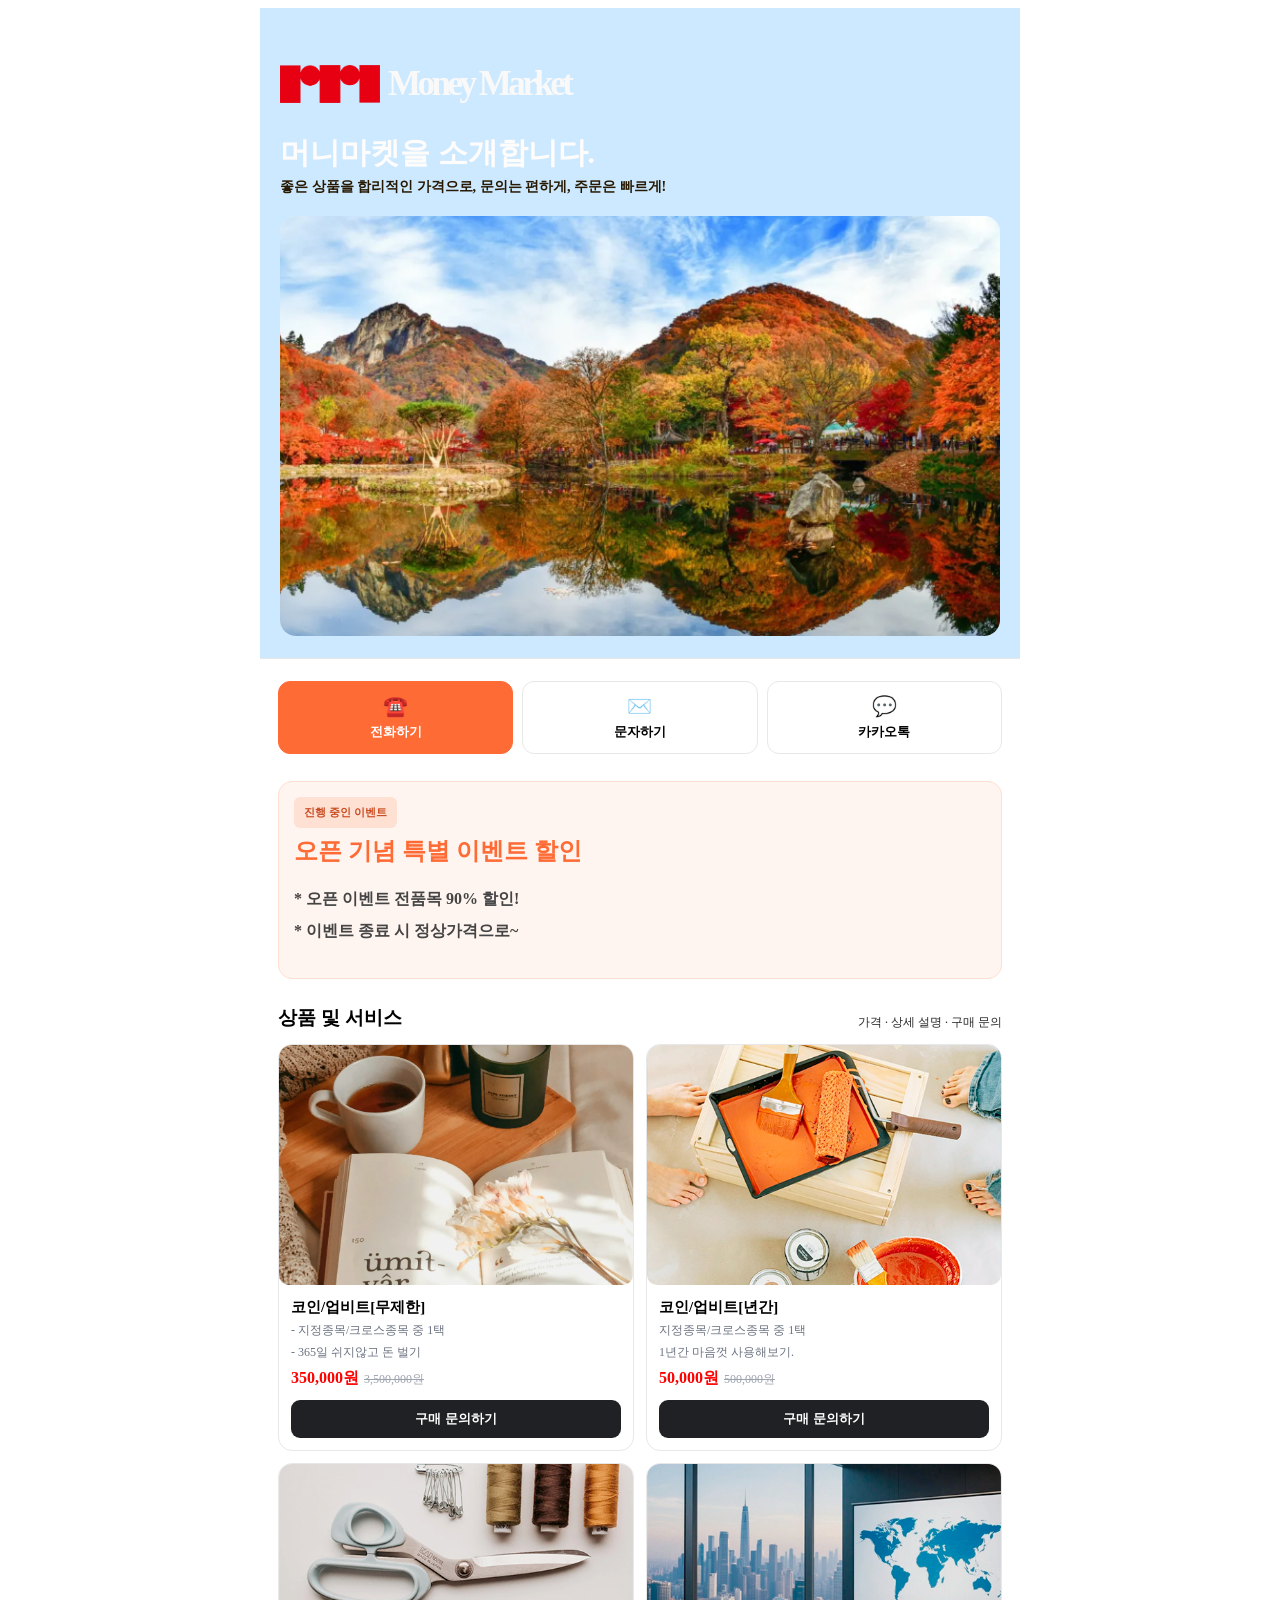
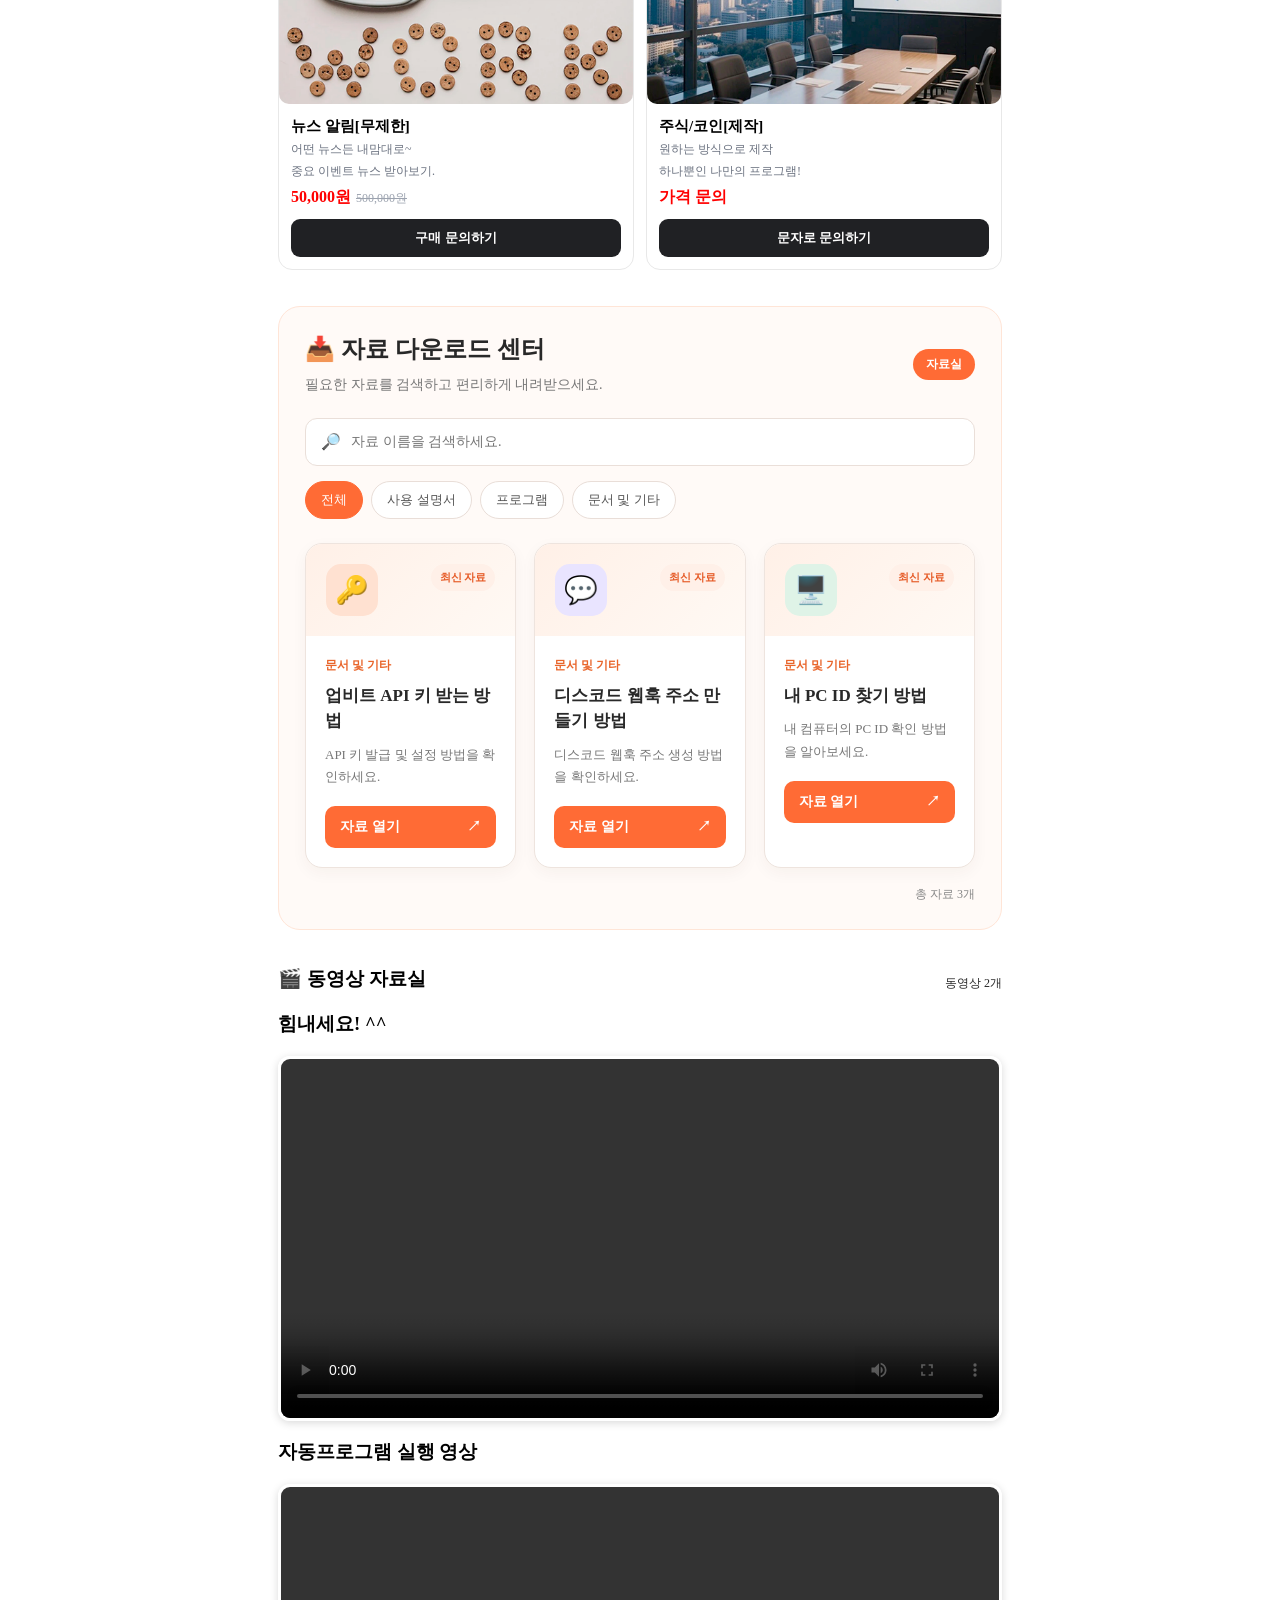
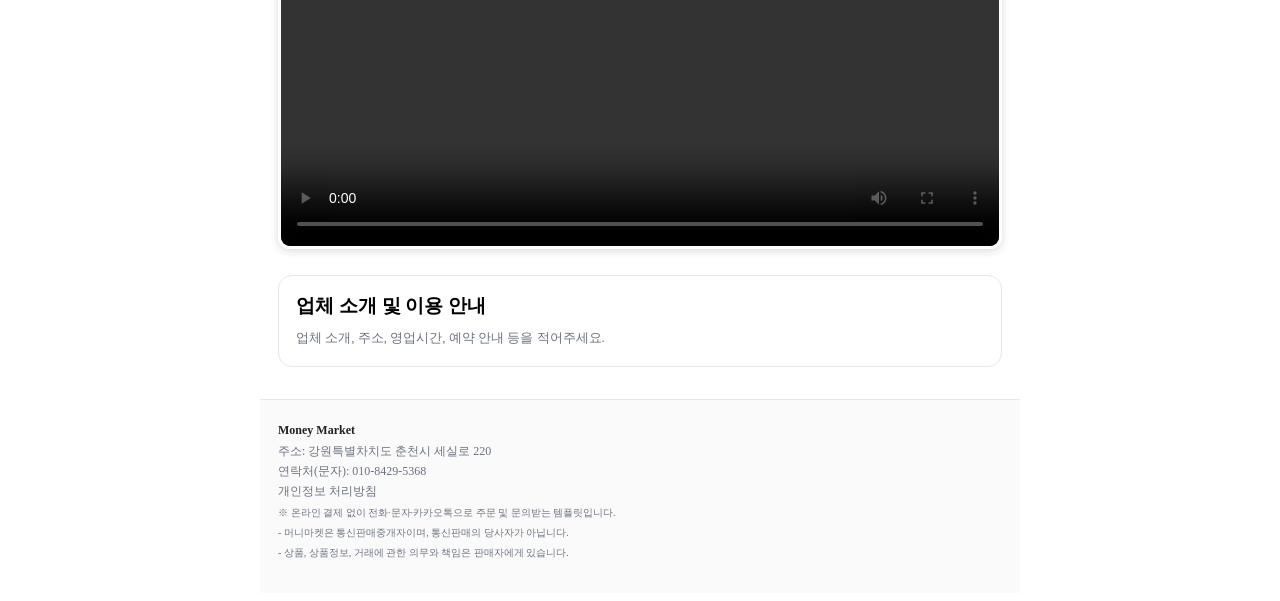
<file: index.html>
<!doctype html>
<html lang="ko">
<head>
  <meta charset="utf-8">
  <meta name="viewport" content="width=device-width, initial-scale=1">
  <meta name="theme-color" content="#ff6b35">
  <title>Money Market</title>
  <link rel="stylesheet" href="style.css">
  <link rel="icon" type="image/png" href="icon.png">
</head>
<body>
  <div class="wrap">
    <header>
      <div class="brand">
        <img src="logo.png" alt="머니마켓 로고" class="brand-logo">
        Money Market
      </div>
      <h1>머니마켓을 소개합니다.</h1>
      <p class="intro">좋은 상품을 합리적인 가격으로, 문의는 편하게, 주문은 빠르게!</p>
      <div class="cover">
        <img src="대표사진영역.png" alt="머니마켓 대표 이미지">
      </div>
    </header>

    <main>
      <nav class="actions" aria-label="연락하기">
        <a class="action primary" href="tel:01026915368"><span class="emoji">☎️</span>전화하기</a>
        <a class="action" href="sms:01026915368"><span class="emoji">✉️</span>문자하기</a>
        <a class="action" href="https://open.kakao.com/o/gKzEBDQh"><span class="emoji">💬</span>카카오톡</a>

      </nav>

      <section class="event">
        <span class="event-label">진행 중인 이벤트</span>
        <h3>오픈 기념 특별 이벤트 할인</h3>
        <p>* 오픈 이벤트 전품목 90% 할인!<br>* 이벤트 종료 시 정상가격으로~</p>
      </section>

      <section>
        <div class="section-head">
          <h2>상품 및 서비스</h2>
          <span class="hint">가격 · 상세 설명 · 구매 문의</span>
        </div>
        <div class="products">
          <article class="product">
            <img src="assets/product1.png" alt="상품 사진" class="product-image">
            <div class="product-body">
              <h3>코인/업비트[무제한]</h3>
              <p class="desc">- 지정종목/크로스종목 중 1택</p>
              <p class="desc">- 365일 쉬지않고 돈 벌기</p>
              <div><span class="price">350,000원</span><span class="old-price">3,500,000원</span></div>
              <a class="buy" href="sms:010-2691-5368?body=코인/업비트[무제한]상품%20주문%20문의합니다">구매 문의하기</a>
            </div>
          </article>

          <article class="product">
            <img src="assets/product2.png" alt="상품 사진" class="product-image">
            <div class="product-body">
              <h3>코인/업비트[년간]</h3>
              <p class="desc">지정종목/크로스종목 중 1택</p>
              <p class="desc">1년간 마음껏 사용해보기.</p>
              <div><span class="price">50,000원</span><span class="old-price">500,000원</span></div>
              <a class="buy" href="sms:010-2691-5368?body=코인/업비트[년간]상품%20주문%20문의합니다">구매 문의하기</a>
            </div>
          </article>
          
          <article class="product">
            <img src="assets/product3.png" alt="상품 사진" class="product-image">
            <div class="product-body">
              <h3>뉴스 알림[무제한]</h3>
              <p class="desc">어떤 뉴스든 내맘대로~</p>
              <p class="desc">중요 이벤트 뉴스 받아보기.</p>
              <div><span class="price">50,000원</span><span class="old-price">500,000원</span></div>
              <a class="buy" href="sms:010-2691-5368?body=뉴스 알림 상품%20주문%20문의합니다">구매 문의하기</a>
            </div>
          </article>

          <article class="product">
            <img src="assets/product4.png" alt="상품 사진" class="product-image">
            <div class="product-body">
              <h3>주식/코인[제작]</h3>
              <p class="desc">원하는 방식으로 제작</p>
              <p class="desc">하나뿐인 나만의 프로그램!</p>
              <div><span class="price">가격 문의</span></div>
              <a class="buy" href="sms:010-2691-5368?body=주식/코인[제작]상품%20주문%20문의합니다">문자로 문의하기</a>
            </div>
          </article>
        </div>
      
      </section>

      
      <section class="downloads" id="downloads">
        <div class="section-head">
          <div>
            <h2>📥 자료 다운로드 센터</h2>
            <p class="downloads-intro">필요한 자료를 검색하고 편리하게 내려받으세요.</p>
          </div>
          <span class="hint">자료실</span>
        </div>

        <!-- 자료 검색 -->
        <div class="download-tools">
          <label class="search-box">
            <span aria-hidden="true">🔎</span>
            <input
              type="search"
              id="downloadSearch"
              placeholder="자료 이름을 검색하세요."
              aria-label="자료 검색"
            >
          </label>

          <!-- 자료 분류 -->
          <div class="download-categories" aria-label="자료 분류">
            <button type="button" class="category-btn active" data-category="all">전체</button>
            <button type="button" class="category-btn" data-category="guide">사용 설명서</button>
            <button type="button" class="category-btn" data-category="program">프로그램</button>
            <button type="button" class="category-btn" data-category="document">문서 및 기타</button>
          </div>
        </div>

        <!-- 자료 카드 목록 -->
        <div class="download-grid" id="downloadGrid">

          <article class="download-card"
            data-category="document"
            data-title="업비트 API 키 받는 방법"
            data-date="2026-10-25">
            <div class="download-card-top">
              <span class="download-icon guide-icon">🔑</span>
              <span class="download-badge latest-badge">최신 자료</span>
            </div>
            <div class="download-card-body">
              <span class="download-type">문서 및 기타</span>
              <h3>업비트 API 키 받는 방법</h3>
              <p>API 키 발급 및 설정 방법을 확인하세요.</p>
              <a class="download-link"
                href="https://drive.google.com/file/d/1EbzKpchaA3m6lijSgaidNfJoTnnlzylb/view?usp=sharing"
                target="_blank" rel="noopener noreferrer">
                자료 열기 <span aria-hidden="true">↗</span>
              </a>
            </div>
          </article>

          <article class="download-card"
            data-category="document"
            data-title="디스코드 웹훅 주소 만들기 방법"
            data-date="2026-10-25">
            <div class="download-card-top">
              <span class="download-icon discord-icon">💬</span>
              <span class="download-badge latest-badge">최신 자료</span>
            </div>
            <div class="download-card-body">
              <span class="download-type">문서 및 기타</span>
              <h3>디스코드 웹훅 주소 만들기 방법</h3>
              <p>디스코드 웹훅 주소 생성 방법을 확인하세요.</p>
              <a class="download-link"
                href="https://drive.google.com/file/d/1v5qk25El4oHlbM7nXaKLZeFWJp6z9J5T/view?usp=sharing"
                target="_blank" rel="noopener noreferrer">
                자료 열기 <span aria-hidden="true">↗</span>
              </a>
            </div>
          </article>

          <article class="download-card"
            data-category="document"
            data-title="내 PC ID 찾기"
            data-date="2026-10-25">
            <div class="download-card-top">
              <span class="download-icon pc-icon">🖥️</span>
              <span class="download-badge latest-badge">최신 자료</span>
            </div>
            <div class="download-card-body">
              <span class="download-type">문서 및 기타</span>
              <h3>내 PC ID 찾기 방법</h3>
              <p>내 컴퓨터의 PC ID 확인 방법을 알아보세요.</p>
              <a class="download-link"
                href="https://drive.google.com/file/d/1W3t7FDkWMy8dsyzLQ56lK0V1z8OZEe90/view?usp=sharing"
                target="_blank" rel="noopener noreferrer">
                자료 열기 <span aria-hidden="true">↗</span>
              </a>
            </div>
          </article>

        </div>

        <p class="download-empty" id="downloadEmpty" hidden>
          검색 결과가 없습니다. 다른 검색어를 입력해 보세요.
        </p>
        <p class="download-count" id="downloadCount" aria-live="polite">
          총 자료 3개
        </p>
      </section>

      <script>
        (() => {
          const section = document.getElementById('downloads');
          if (!section || section.dataset.initialized === 'true') return;
          section.dataset.initialized = 'true';

          const searchInput = section.querySelector('#downloadSearch');
          const cards = [...section.querySelectorAll('.download-card')];
          const categoryButtons = [...section.querySelectorAll('.category-btn')];
          const emptyMessage = section.querySelector('#downloadEmpty');
          const countMessage = section.querySelector('#downloadCount');
          let selectedCategory = 'all';

          function filterDownloads() {
            const keyword = searchInput.value.trim().toLocaleLowerCase('ko');
            let visibleCount = 0;

            cards.forEach(card => {
              const matchesKeyword =
                card.dataset.title.toLocaleLowerCase('ko').includes(keyword);
              const matchesCategory =
                selectedCategory === 'all' ||
                card.dataset.category === selectedCategory;
              const visible = matchesKeyword && matchesCategory;

              card.hidden = !visible;
              if (visible) visibleCount++;
            });

            emptyMessage.hidden = visibleCount !== 0;
            countMessage.textContent = `총 자료 ${visibleCount}개`;
          }

          searchInput.addEventListener('input', filterDownloads);

          categoryButtons.forEach(button => {
            button.addEventListener('click', () => {
              selectedCategory = button.dataset.category;

              categoryButtons.forEach(item => {
                const active = item === button;
                item.classList.toggle('active', active);
                item.setAttribute('aria-pressed', String(active));
              });

              filterDownloads();
            });

            button.setAttribute(
              'aria-pressed',
              String(button.dataset.category === 'all')
            );
          });

          // 등록일이 가장 최근인 자료에 최신 배지를 표시합니다.
          const latestDate = cards.reduce(
            (latest, card) =>
              card.dataset.date > latest ? card.dataset.date : latest,
            ''
          );

          cards.forEach(card => {
            const badge = card.querySelector('.latest-badge');
            if (badge) {
              badge.hidden = card.dataset.date !== latestDate;
            }
          });

          filterDownloads();
        })();
      </script>


      <!-- 파일 다운로드 센터 시작
      
      <section class="downloads">
        <div class="section-head">
          <h2>📥 일반 자료실</h2>
          <span class="hint">필요한 자료를 선택하세요.</span>
        </div>

        <ul class="download-list">
          <li>
            <a href="https://drive.google.com/file/d/1EbzKpchaA3m6lijSgaidNfJoTnnlzylb/view?usp=sharing" target="_blank" rel="noopener noreferrer">
              📄 업비트 API 키 받는 방법
            </a>
          </li>
          <li>
            <a href="https://drive.google.com/file/d/1v5qk25El4oHlbM7nXaKLZeFWJp6z9J5T/view?usp=sharing" target="_blank" rel="noopener noreferrer">
              📄 디스코드 웹훅 주소 만들기 방법
            </a>
          </li>
          <li>
            <a href="https://drive.google.com/file/d/1W3t7FDkWMy8dsyzLQ56lK0V1z8OZEe90/view?usp=sharing" target="_blank" rel="noopener noreferrer">
              📄 내 PC ID 찾기
            </a>
          </li>
        </ul>
      </section>
       -->

      <!-- 파일 다운로드 센터 끝 -->

      
      <section class="video-box">
        <div class="section-head">
          <h2>🎬 동영상 자료실</h2>
          <span class="hint">동영상 2개</span>
        </div>

        <div class="video-library">
          <article class="video-card">
            <h3>힘내세요! ^^</h3>
            <video
              controls
              preload="metadata"
              playsinline
              style="
                display:block;
                width:100%;
                max-width:100%;
                margin-top:12px;
                border:3px solid #ffffff;
                border-radius:12px;
                box-shadow:0 2px 8px rgba(0,0,0,0.15);
                box-sizing:border-box;
              "
            >
              <source src="assets/videos/myvideo1.mp4" type="video/mp4">
              이 브라우저는 동영상을 지원하지 않습니다.
            </video>
          </article>

          <article class="video-card">
            <h3>자동프로그램 실행 영상</h3>
            <video
              controls
              preload="metadata"
              playsinline
              style="
                display:block;
                width:100%;
                max-width:100%;
                margin-top:12px;
                border:3px solid #ffffff;
                border-radius:12px;
                box-shadow:0 2px 8px rgba(0,0,0,0.15);
                box-sizing:border-box;
              "
            >
              <source src="assets/videos/myvideo2.mp4" type="video/mp4">
              이 브라우저는 동영상을 지원하지 않습니다.
            </video>
          </article>
        </div>
      </section>

     
      <section class="about">
        <h2>업체 소개 및 이용 안내</h2>
        <p>업체 소개, 주소, 영업시간, 예약 안내 등을 적어주세요.</p>
      </section>

    </main>

    <footer>
      <strong>Money Market</strong><br>
      주소: 강원특별차치도 춘천시 세실로 220<br>
      <!-- 사업자등록번호: 304-17-04231 / 대표: 김상국<br> -->
      연락처(문자): 010-8429-5368<br>
      <a href="privacy.html">개인정보 처리방침</a><br>
      <span style="font-size: 10px;">※ 온라인 결제 없이 전화·문자·카카오톡으로 주문 및 문의받는 템플릿입니다.<br>
      - 머니마켓은 통신판매중개자이며, 통신판매의 당사자가 아닙니다.
    <br>- 상품, 상품정보, 거래에 관한 의무와 책임은 판매자에게 있습니다.</span>
    </footer>
  </div>

</body>
</html>
</file>
<file: style.css>
/* 
body { 배경이미지
  margin: 0;
  font-family: system-ui, -apple-system, "Malgun Gothic", sans-serif;
  color: var(--ink);
  background: #f6f7f8;
  background-image: url("배경이미지.jpg");
  background-size: cover;
  background-position: center;
  background-attachment: fixed;
}
 */

/* 홈페이지 전체 너비와 배경 */
.wrap {
  width: min(760px, 100%);
  margin: 0 auto;
  background: #fff;
  min-height: 100vh;
}

main { padding:22px 18px 32px; 
}
 
header {
  padding: 26px 20px 22px;
  background: url("배경이미지.jpg") center / cover no-repeat;
  border-bottom: 1px solid var(--line);
}

h1 {/* 머니마켓을 소개합니다. 문구 코드 */
  margin: 0px 0 7px;/* Money Market 영문과 머니마켓을 소개합니다. 간격을 줄이는 코드 */
  font-size: 30px;
  line-height: 1;
  color: #fffcfc;
}

.brand { /* Money Market 영문 코드 */
  display: inline-flex;/* 로고와 글자를 한 줄로 배치함 */
  align-items: center;/* 로고와 글자르 세로 가운데로 맞춤 */
  gap: 8px;/* 로고와 글자 사이를 8px 띄움 */
  color: #faf9f9;/* 글자색을 주황색으로 설정 */
  font-size: 35px;/* 글자 크기 설정 */
  font-weight: 900;/* 글자 굵기 표시 */
  letter-spacing: -0.1em;/* 글자 사이 간격을 조금 넓힘 */
}

.brand-logo {    /*//////////////////////////////로고 크기조절 */
  width: 100px;/* 너비 */
  height: 100px;/* 높이 */
  object-fit: contain;/* 로고 이미지 찌그러지지 않도로고 표시 */
}

.brand-mark { 
    display:grid;
    place-items:center; 
    width:32px; 
    height:32px; 
    border-radius:10px; 
    background:var(--accent); 
    color:#fff; 
    font-size:18px; 
}

.intro { /* 좋은 상품을 합리적인 가격으로~ 관한 코드 */
    margin:0; 
    color:var(--muted); 
    font-size:14px; 
    font-weight: 800; 
    line-height:1.65; 
    color: #271801;
}

.cover {/* 대표사진영역 */
  width:100%;/* 너비 */
  margin-top: 18px;
  height: 420px;/* 높이 */
  border-radius: 16px;
  background: #f1f1f1;
  display: grid;
  place-items: center;
  overflow: hidden;
  color: #8b8b8b;
  text-align: center;
  padding: 0;
}

.cover img {/* 대표사진영역 이미지 사진 */
  width: 110%;/* 너비 */
  height: 100%;/* 높이 */
  object-fit: contain;
  display: block;
  margin: auto;
}

.event { 
    background:var(--soft); 
    border:1px solid #ffdfd0; 
    border-radius:14px; 
    padding:15px; 
    margin-bottom:26px; 
}

.event-label {
    display:inline-block;
    font-size:11px;
    font-weight:800;
    color:#c94b20;
    background:#ffe1d4;
    border-radius:6px;
    padding:7px 10px;
    line-height:1.5;
    margin-bottom:7px;
}

.event h3 {/* 오픈 기념 특별 할인 */
  font-size: 24px;       /* 글자 크기 */
  font-weight: 800;      /* 글자 굵기 */
  color: #ff6b35;        /* 글자 색상 */
  margin: 0 0 5px;
}

.event p {
  font-size: 16px;       /* 글자 크기 */
  font-weight: 600;      /* 글자 굵기 */
  color: #444444;        /* 글자 색상 */
  line-height: 2;      /* 줄 간격 */
}

.actions {  /* 연락하기 문구 */
    display:grid; 
    grid-template-columns:repeat(3,1fr); 
    gap:9px; 
    margin-bottom:27px; 
}

.action { /* 문자하기, 카카오톡 문구 코드 */
    padding:12px 6px; 
    text-align:center; 
    border:1px solid var(--line); 
    border-radius:12px; 
    font-size:13px; 
    font-weight:700; 
    background:#fff; 
}
    
.action.primary { /* 전화하기 문구 코드 */
    background:var(--accent);
     border-color:var(--accent); 
     color:#fff; 
}

.action .emoji { 
    display:block; 
    font-size:20px; 
    margin-bottom:5px; 
}

.section-head { /* 상품 및 서비스 문구 코드 */
    display:flex; 
    justify-content:space-between; 
    align-items:end; 
    gap:10px; 
    margin:0 0 13px; 
}

.hint { /* 가격 · 상세 설명 · 주문 문의 문구 코드 */
    font-size:12px; 
    color:var(--muted);
    color: #272727;
}

.products { /*  문구 코드*/
    display:grid;
     grid-template-columns:repeat(2,minmax(0,1fr));
     gap:12px; 
    }

.product { /*  문구 코드*/
    border:1px solid var(--line); 
    border-radius:14px; 
    overflow:hidden; 
    background:#fff; 
    min-width:0; 
}

.product-image { /* 상품 사진 영역 문구 코드*/
    width: 100%;
    max-width: 400px;
    height: 240px;
    object-fit: cover;
    display: block;
    border-radius: 10px;
}

.product-body { /* 상품명 또는 서비스명 문구 코드 */
    padding:12px; 
}

.product h3 { 
    margin:0 0 6px; 
    font-size:15px; 
    line-height:1.4; 
}

.desc { /* 상품 특징과 상세 설명을~ 문구 코드 */
    margin:0 0 10px; 
    font-size:12px; 
    color:var(--muted); 
    line-height:1; /* - 문구로 되어있는 글자간 간격을 조절~ 문구 코드 */
}

.price { /* 상품 실제 가격 문구 코드 */
    color: #ff0000;     /* 판매 가격 색상 */
    font-size:16px;       /* 판매 가격 글자 크기 */
    font-weight:800;      /* 굵기: 400 보통, 700 굵게 */ 
}

.old-price { /* 상품 전가격 문구 코드 */
    margin-left:5px; 
    color:#9ca3af;      /* 기존 가격 색상 */
    font-size:12px;       /* 기존 가격 글자 크기 */
    text-decoration:line-through; 
    font-weight:400;      /* 기존 가격 굵기 */
}

.buy { /* 구매 문의하기란 문구 코드 */
    display:block; 
    text-align:center; 
    margin-top:11px; 
    padding:10px 8px; 
    border-radius:9px; 
    background:#202124; 
    color:#fff; 
    font-size:13px; 
    font-weight:700; 
}

:root { 
    --accent:#ff6b35; 
    --ink:#202124; 
    --muted:#6b7280; 
    --line:#e8e8e8; 
    --soft:#fff5f0; 
}

* {
    box-sizing:border-box; 
}

a { 
    color:inherit; 
    text-decoration:none; 
}

h2 { 
    margin:0; 
    font-size:19px; 
}

.video-box { 
    margin-top:26px; 
}

.video-placeholder { 
    margin-top:12px; 
    aspect-ratio:16/9; 
    background:#f0f0f0; 
    border-radius:14px; 
    display:grid; 
    place-items:center; 
    text-align:center; 
    color:#777; 
    padding:18px; 
}

.video-placeholder video {
    width:100%; 
    height:100%; 
    object-fit:cover; 
    border-radius:14px; 
}

.about {
    margin-top:26px; 
    padding:17px; 
    border:1px solid var(--line); 
    border-radius:14px; 
}

.about p { 
    margin:8px 0 0; 
    color:var(--muted); 
    font-size:13px; 
    line-height:1.7; 
    white-space:pre-line; 
}

footer { 
    padding:20px 18px 30px; 
    background:#fafafa; border-top:1px solid var(--line); 
    color:var(--muted); font-size:12px; 
    line-height:1.7; 
}

footer strong { 
    color:var(--ink); 
}

@media (max-width:420px) { 
    h1{font-size:24px} .cover{height:155px} .products{gap:9px} .product-body{padding:10px} .product h3{font-size:14px} 
}


/* ==============================
   머니마켓 자료 다운로드 센터 시작
   ============================== */

.downloads {
  margin: 36px 0;
  padding: 26px;
  background: #fffaf7;
  border: 1px solid #ffe5d7;
  border-radius: 22px;
  box-sizing: border-box;
}

.downloads .section-head {
  display: flex;
  justify-content: space-between;
  align-items: center;
  gap: 14px;
  flex-wrap: wrap;
  margin-bottom: 22px;
}

.downloads .section-head h2 {
  margin: 0;
  color: #282828;
  font-size: 24px;
  font-weight: 800;
}

.downloads-intro {
  margin: 9px 0 0;
  color: #777;
  font-size: 14px;
  line-height: 1.6;
}

.downloads .hint {
  padding: 7px 13px;
  border-radius: 20px;
  background: #ff6b35;
  color: #fff;
  font-size: 12px;
  font-weight: 700;
}

/* 검색 및 분류 */
.download-tools {
  display: grid;
  gap: 15px;
  margin-bottom: 24px;
}

.search-box {
  display: flex;
  align-items: center;
  gap: 10px;
  width: 100%;
  min-height: 48px;
  padding: 0 15px;
  background: #fff;
  border: 1px solid #eadfd9;
  border-radius: 12px;
  box-sizing: border-box;
}

.search-box input {
  width: 100%;
  min-width: 0;
  padding: 13px 0;
  border: 0;
  outline: 0;
  background: transparent;
  color: #333;
  font: inherit;
  font-size: 14px;
}

.search-box:focus-within {
  border-color: #ff6b35;
  box-shadow: 0 0 0 3px rgba(255, 107, 53, 0.12);
}

.download-categories {
  display: flex;
  flex-wrap: wrap;
  gap: 8px;
}

.category-btn {
  padding: 9px 15px;
  border: 1px solid #e9ded8;
  border-radius: 22px;
  background: #fff;
  color: #555;
  font-size: 13px;
  cursor: pointer;
  transition: background 0.2s, color 0.2s, border-color 0.2s;
}

.category-btn:hover,
.category-btn.active {
  background: #ff6b35;
  border-color: #ff6b35;
  color: #fff;
}

/* 자료 카드 그리드 */
.download-grid {
  display: grid;
  grid-template-columns: repeat(3, minmax(0, 1fr));
  gap: 18px;
}

.download-card {
  min-width: 0;
  overflow: hidden;
  background: #fff;
  border: 1px solid #eee4de;
  border-radius: 17px;
  box-shadow: 0 5px 16px rgba(65, 39, 25, 0.045);
  transition: transform 0.2s, box-shadow 0.2s;
}

.download-card:hover {
  transform: translateY(-4px);
  box-shadow: 0 12px 26px rgba(65, 39, 25, 0.10);
}

.download-card[hidden],
.latest-badge[hidden],
.download-empty[hidden] {
  display: none !important;
}

.download-card-top {
  display: flex;
  align-items: flex-start;
  justify-content: space-between;
  gap: 8px;
  min-height: 92px;
  padding: 20px;
  box-sizing: border-box;
  background: linear-gradient(135deg, #fff0e7, #fff9f4);
}

.download-icon {
  display: flex;
  align-items: center;
  justify-content: center;
  width: 52px;
  height: 52px;
  border-radius: 15px;
  font-size: 27px;
}

.guide-icon {
  background: #ffe1d1;
}

.discord-icon {
  background: #e9e4ff;
}

.pc-icon {
  background: #dff3e7;
}

.download-badge {
  padding: 6px 9px;
  border-radius: 20px;
  background: #fff0e8;
  color: #e65b27;
  font-size: 11px;
  font-weight: 800;
  white-space: nowrap;
}

.download-card-body {
  padding: 19px;
}

.download-type {
  display: inline-block;
  margin-bottom: 9px;
  color: #e9652b;
  font-size: 12px;
  font-weight: 700;
}

.download-card-body h3 {
  margin: 0 0 10px;
  color: #292929;
  font-size: 17px;
  line-height: 1.5;
  overflow-wrap: anywhere;
}

.download-card-body p {
  min-height: 42px;
  margin: 0 0 18px;
  color: #777;
  font-size: 13px;
  line-height: 1.7;
}

.download-link {
  display: flex;
  align-items: center;
  justify-content: space-between;
  gap: 10px;
  width: 100%;
  padding: 12px 15px;
  box-sizing: border-box;
  border: 0;
  border-radius: 10px;
  background: #ff6b35;
  color: #fff;
  font-size: 14px;
  font-weight: 700;
  text-decoration: none;
  transition: background 0.2s;
}

.download-link:hover {
  background: #e95723;
}

.download-empty {
  padding: 24px 10px;
  color: #777;
  text-align: center;
  font-size: 14px;
}

.download-count {
  margin: 18px 0 0;
  color: #888;
  text-align: right;
  font-size: 12px;
}

/* 태블릿 */
@media (max-width: 850px) {
  .download-grid {
    grid-template-columns: repeat(2, minmax(0, 1fr));
  }

  .downloads {
    padding: 22px;
  }
}

/* 휴대폰 */
@media (max-width: 560px) {
  .downloads {
    margin: 25px 0;
    padding: 17px;
    border-radius: 17px;
  }

  .downloads .section-head h2 {
    font-size: 21px;
  }

  .download-grid {
    grid-template-columns: 1fr;
    gap: 14px;
  }

  .download-card-top {
    min-height: 78px;
    padding: 16px;
  }

  .download-card-body {
    padding: 16px;
  }

  .download-card-body p {
    min-height: 0;
  }

  .category-btn {
    padding: 8px 12px;
    font-size: 12px;
  }
}

/* ==============================
   머니마켓 자료 다운로드 센터 끝
   ============================== */
</file>
